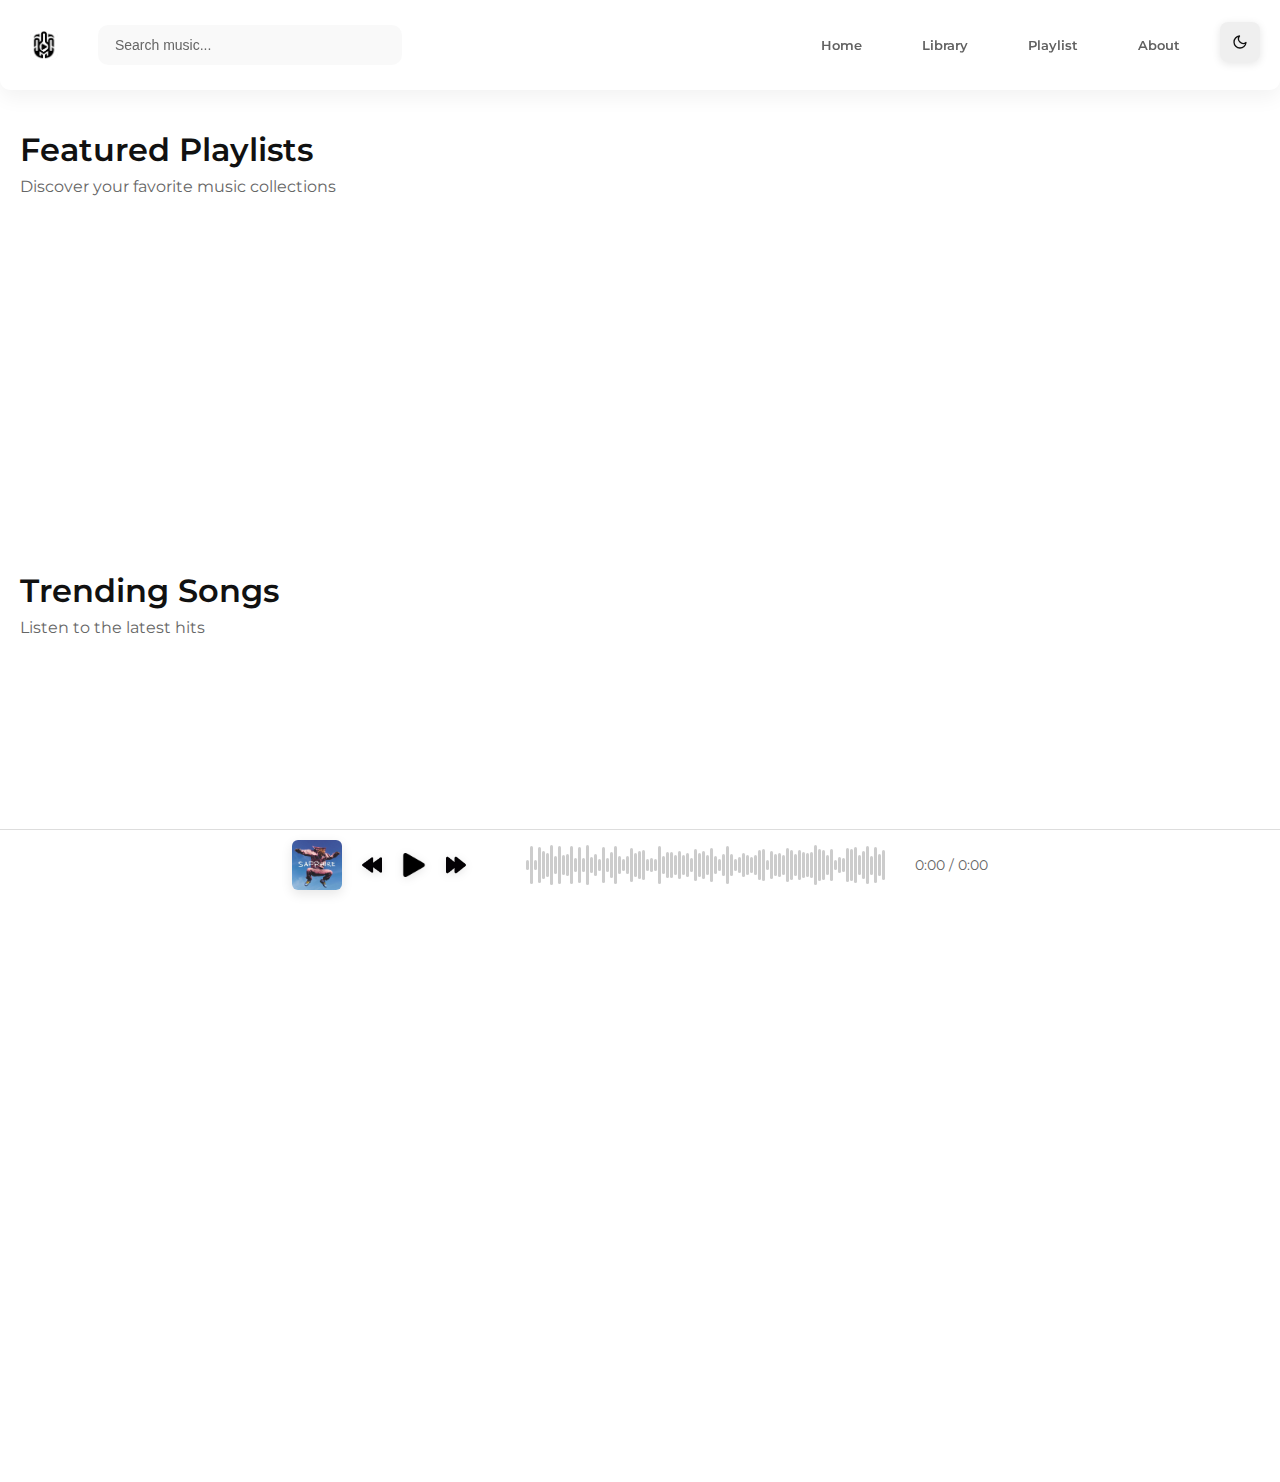
<file: index.html>
<!DOCTYPE html>
<html lang="en">

<head>
    <meta charset="UTF-8" />
    <meta name="viewport" content="width=device-width, initial-scale=1.0">

    <title>Music Library</title>
    <link href="https://fonts.googleapis.com/css2?family=Montserrat:wght@400;500;600;700&display=swap" rel="stylesheet">
    <link rel="stylesheet" href="styles.css">

</head>

<body>



    <nav>
        <div class="left-group">
            <div class="menu-toggle" id="menuToggle">&#9776;</div>

            <div class="logo">
                <img src="logo.png" alt="Logo" class="logo_image" id="logoImage" />
            </div>

            <div class="search-wrapper">
                <input type="text" id="searchInput" class="search-field" placeholder="Search music..." />
            </div>

            
        </div>

        <div class="nav-links" id="navLinks">
            <a href="home.html">Home</a>
            <a href="library.html">Library</a>
            <a href="playlist.html">Playlist</a>
            <a href="about.html">About</a>
        </div>
    </nav>

    <!-- Hero Section for Playlists -->
    <section class="hero-section">
        <div class="hero-content">
            <h2 class="hero-title">Featured Playlists</h2>
            <p class="hero-subtitle">Discover your favorite music collections</p>
            <div class="playlists-container">
                <button class="scroll-btn scroll-btn-left" id="scrollLeftBtn" aria-label="Scroll left">
                    <svg width="24" height="24" viewBox="0 0 24 24" fill="none" stroke="currentColor" stroke-width="2">
                        <path d="M15 18l-6-6 6-6" />
                    </svg>
                </button>
                <div class="playlists-scroll" id="playlistsScroll">
                    <div class="playlists-grid">
                        <div class="playlist-card" data-playlist="chill">
                            <div class="playlist-image">
                                <img src="chill.jpg" alt="Chill Vibes" />
                                <div class="playlist-overlay">
                                    <span class="play-icon">▶</span>
                                </div>
                            </div>
                            <div class="playlist-info">
                                <h3>Chill Vibes</h3>
                                <p>Relax and unwind</p>
                            </div>
                        </div>

                        <div class="playlist-card" data-playlist="pop">
                            <div class="playlist-image">
                                <img src="BlindingLights.jpg" alt="Pop Hits" />
                                <div class="playlist-overlay">
                                    <span class="play-icon">▶</span>
                                </div>
                            </div>
                            <div class="playlist-info">
                                <h3>Pop Hits</h3>
                                <p>Top charting songs</p>
                            </div>
                        </div>

                        <div class="playlist-card" data-playlist="indie">
                            <div class="playlist-image">
                                <img src="TwoFeet.jpg" alt="Indie Mix" />
                                <div class="playlist-overlay">
                                    <span class="play-icon">▶</span>
                                </div>
                            </div>
                            <div class="playlist-info">
                                <h3>Indie Mix</h3>
                                <p>Alternative sounds</p>
                            </div>
                        </div>

                        <div class="playlist-card" data-playlist="acoustic">
                            <div class="playlist-image">
                                <img src="EdSheeran.jpg" alt="Acoustic Sessions" />
                                <div class="playlist-overlay">
                                    <span class="play-icon">▶</span>
                                </div>
                            </div>
                            <div class="playlist-info">
                                <h3>Acoustic Sessions</h3>
                                <p>Stripped down melodies</p>
                            </div>
                        </div>

                        <div class="playlist-card" data-playlist="rnb">
                            <div class="playlist-image">
                                <img src="Stay.jpg" alt="R&B Classics" />
                                <div class="playlist-overlay">
                                    <span class="play-icon">▶</span>
                                </div>
                            </div>
                            <div class="playlist-info">
                                <h3>R&B Classics</h3>
                                <p>Smooth and soulful</p>
                            </div>
                        </div>

                        <div class="playlist-card" data-playlist="electronic">
                            <div class="playlist-image">
                                <img src="Charlieputt.jpg" alt="Electronic Beats" />
                                <div class="playlist-overlay">
                                    <span class="play-icon">▶</span>
                                </div>
                            </div>
                            <div class="playlist-info">
                                <h3>Electronic Beats</h3>
                                <p>Energetic vibes</p>
                            </div>
                        </div>
                    </div>
                </div>
    </section>


    <div class="hero-content" style="padding: 0 20px;">
        <h2 class="hero-title">Trending Songs</h2>
        <p class="hero-subtitle">Listen to the latest hits</p>
    </div>

    <div class="music-list" id="musicList">
        <!-- Sample Songs -->
        <div class="song" data-src="song1.mp3" data-title="Sapphire" data-artist="Ed Sheeran" data-img="cover1.jpg">
            <div class="song-details">
                <span class="song-number">1</span>
                <img src="cover1.jpg" class="album-thumb" />
                <div class="info">
                    <div class="title">Sapphire</div>
                    <div class="artist">Ed Sheeran</div>
                </div>
            </div>
            <div class="song-meta">0.00</div>
        </div>

        <div class="song" data-src="song2.mp3" data-title="I Feel It Coming" data-artist="The Weeknd"
            data-img="cover2.jpg">
            <div class="song-details">
                <span class="song-number">2</span>
                <img src="cover2.jpg" class="album-thumb" />
                <div class="info">
                    <div class="title">I Feel It Coming</div>
                    <div class="artist">The Weeknd</div>
                </div>
            </div>
            <div class="song-meta">0.00</div>
        </div>

        <div class="song" data-src="song3.mp3" data-title="Closer" data-artist="Chainsmokers" data-img="cover3.jpeg">
            <div class="song-details">
                <span class="song-number">3</span>
                <img src="cover3.jpeg" class="album-thumb" />
                <div class="info">
                    <div class="title">Closer</div>
                    <div class="artist">Chainsmokers</div>
                </div>
            </div>
            <div class="song-meta">0.00</div>
        </div>

        <div class="song" data-src="song4.mp3" data-title="Despacito" data-artist="Luis Fonsi" data-img="cover4.jpg">
            <div class="song-details">
                <span class="song-number">4</span>
                <img src="cover4.jpg" class="album-thumb" />
                <div class="info">
                    <div class="title">Despacito</div>
                    <div class="artist">Luis Fonsi</div>
                </div>
            </div>
            <div class="song-meta">0.00</div>
        </div>

        <div class="song" data-src="song5.mp3" data-title="Blue" data-artist="Yung Kai" data-img="cover5.jpeg">
            <div class="song-details">
                <span class="song-number">5</span>
                <img src="cover5.jpeg" class="album-thumb" />
                <div class="info">
                    <div class="title">Blue</div>
                    <div class="artist">Yung Kai</div>
                </div>
            </div>
            <div class="song-meta">0.00</div>
        </div>

        <div class="song" data-src="song6.mp3" data-title="One love" data-artist="Blue" data-img="cover6.jpeg">
            <div class="song-details">
                <span class="song-number">6</span>
                <img src="cover6.jpeg" class="album-thumb" />
                <div class="info">
                    <div class="title">One love</div>
                    <div class="artist">Blue</div>
                </div>
            </div>
            <div class="song-meta">0.00</div>
        </div>

        <div class="song" data-src="song7.mp3" data-title="Calm down" data-artist="Selena Gomez & Rema"
            data-img="cover7.jpeg">
            <div class="song-details">
                <span class="song-number">7</span>
                <img src="cover7.jpeg" class="album-thumb" />
                <div class="info">
                    <div class="title">Calm down</div>
                    <div class="artist">Selena Gomez & Rema</div>
                </div>
            </div>
            <div class="song-meta">0.00</div>
        </div>

        <div class="song" data-src="song8.mp3" data-title="Way down we go" data-artist="Kaleo" data-img="cover8.jpg">
            <div class="song-details">
                <span class="song-number">8</span>
                <img src="cover8.jpg" class="album-thumb" />
                <div class="info">
                    <div class="title">Way down we go</div>
                    <div class="artist">Kaleo</div>
                </div>
            </div>
            <div class="song-meta">0.00</div>
        </div>

        <div class="song" data-src="song9.mp3" data-title="As it was" data-artist="Harry Styles" data-img="cover9.jpeg">
            <div class="song-details">
                <span class="song-number">9</span>
                <img src="cover9.jpeg" class="album-thumb" />
                <div class="info">
                    <div class="title">As it was</div>
                    <div class="artist">Harry Styles</div>
                </div>
            </div>
            <div class="song-meta">0.00</div>
        </div>

    </div>







    <!-- Fixed Bottom Player -->
    <section class="music-player">
        <img src="cover1.jpg" width="50" height="50" id="player-thumb" style="border-radius: 6px;" />
        <audio id="audio-player" src="song1.mp3"></audio>

        <div class="player-controls">
            <img src="rewind-button.png" id="prevBtn" />
            <img src="play-button-arrowhead.png" id="playPauseBtn" />
            <img src="forward-button.png" id="nextBtn" />
        </div>

        <div class="song-info" id="currentSongInfo">
            <div id="player-song-title" class="song-title"></div>
            <div id="player-artist" class="song-artist"></div>
        </div>


        <div class="lyrics-container" style="display: none;">
            <div class="lyrics" id="lyricsText">Select a song to see lyrics...</div>
        </div>


        <div id="lyricsLines" class="lyrics-lines" style="display: none;"></div>

        <div class="bottom-waveform" id="bottomWaveform"></div>
        <div class="track-time" id="timeDisplay">0:00 / 0:00</div>
    </section>







    <script src="lyricsData.js"></script>
    <script src="script.js"></script>

</body>

</html>
</file>
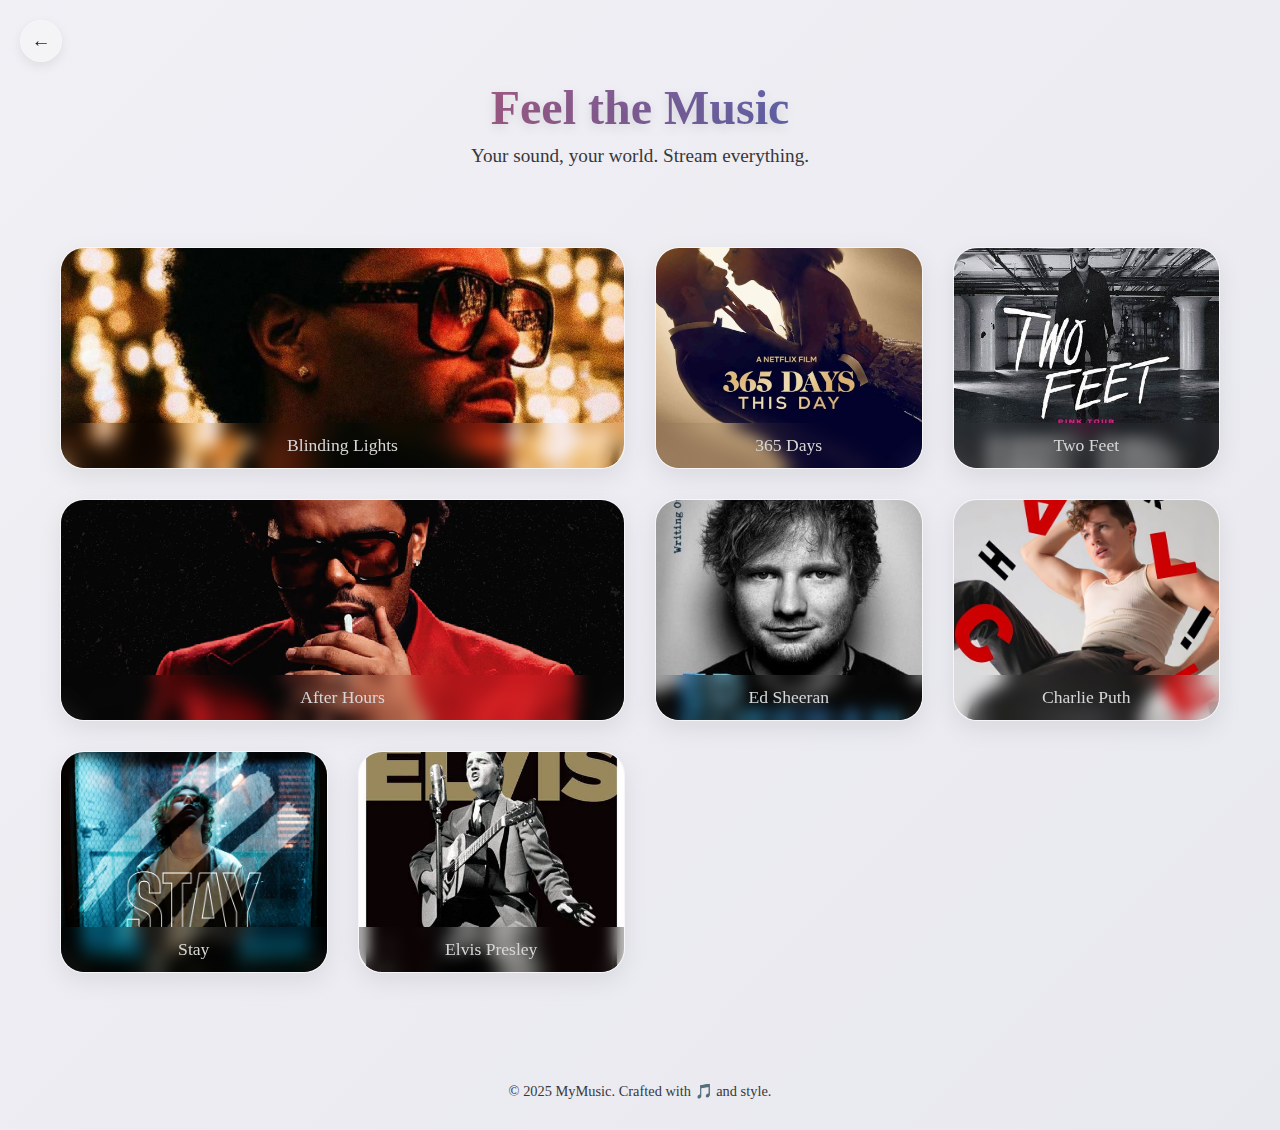
<file: home.html>
<!DOCTYPE html>
<html lang="en">

<head>
    <meta charset="UTF-8" />
    <meta name="viewport" content="width=device-width, initial-scale=1.0" />
    <title>Music Player - Home</title>
    <style>
        :root {
            --bg: #f5f5f7;
            --text: #1d1d1f;
            --gray: #383839;
            --accent: #0071e3;
            --glass: rgba(255, 255, 255, 0.332);
        }

        * {
            margin: 0;
            padding: 0;
            box-sizing: border-box;
        }

        body {
            font-family: quicksand;
            background: linear-gradient(135deg, #f0f0f5, #e8e8ef);
            color: var(--text);
            overflow-x: hidden;
        }

        .back-button {
            position: fixed;
            top: 20px;
            left: 20px;
            z-index: 1000;
            font-size: 1.2rem;
            font-weight: 600;
            color: var(--text);
            background: rgba(255, 255, 255, 0.25);
            backdrop-filter: blur(8px);
            -webkit-backdrop-filter: blur(8px);
            border-radius: 50%;
            width: 42px;
            height: 42px;
            display: flex;
            align-items: center;
            justify-content: center;
            border: 1px solid rgba(255, 255, 255, 0.3);
            box-shadow: 0 4px 12px rgba(0, 0, 0, 0.08);
            cursor: pointer;
            transition: background 0.3s ease, transform 0.3s ease;
        }

        .back-button:hover {
            background: rgba(255, 255, 255, 0.4);
            transform: translateY(-2px);
        }





        .hero {
            padding: 80px 20px 40px;
            text-align: center;
            animation: fadeIn 1s ease-in;
        }

        .hero h1 {
            font-size: 3rem;
            font-weight: 600;
            margin-bottom: 10px;
            transition: transform 0.6s ease, opacity 0.6s ease;
            background: linear-gradient(90deg, #ff4d4d, #0071e3, #ff4d4d);
            background-size: 200% auto;
            color: transparent;
            background-clip: text;
            -webkit-background-clip: text;
            animation: gradientShift 5s linear infinite;
            text-shadow: 0 4px 12px rgba(0, 0, 0, 0.1);
        }

        @keyframes gradientShift {
            0% {
                background-position: 0% center;
            }

            100% {
                background-position: 200% center;
            }
        }

        .fade-text {
            opacity: 0;
            transform: translateY(10px);
            transition: all 0.4s ease;
        }

        .fade-text.visible {
            opacity: 1;
            transform: translateY(0);
        }



        .hero p {
            font-size: 1.2rem;
            color: var(--gray);
        }

        .music-preview {
            display: grid;
            grid-template-columns: repeat(auto-fit, minmax(250px, 1fr));
            gap: 30px;
            padding: 40px 20px 80px;
            max-width: 1200px;
            margin: 0 auto;
        }

        .song-card {
            background: var(--glass);
            backdrop-filter: blur(12px);
            -webkit-backdrop-filter: blur(12px);
            border-radius: 24px;
            overflow: hidden;
            text-align: center;
            box-shadow: 0 8px 24px rgba(0, 0, 0, 0.08);
            border: 1px solid rgba(255, 255, 255, 0.3);
            transition: transform 0.3s ease, box-shadow 0.3s ease;
            animation: fadeUp 0.8s ease both;
            position: relative;
        }

        .song-card.large {
            grid-column: span 2;
        }

        .song-card:hover {
            transform: translateY(-8px) scale(1.01);
            box-shadow: 0 12px 32px rgba(0, 0, 0, 0.12);
        }

        .song-card img {
            width: 100%;
            border-radius: 16px;
            object-fit: cover;
            height: 220px;
            transition: transform 0.3s ease;
            display: block;
        }

        .song-card:hover img {
            transform: scale(1.025);
        }

        .album-title-overlay {
            position: absolute;
            bottom: 0;
            width: 100%;
            padding: 12px;
            background: rgba(255, 255, 255, 0);
            backdrop-filter: blur(8px);
            -webkit-backdrop-filter: blur(8px);
            font-size: 1.1rem;
            font-weight: 500;
            color: #d6d6d6;
            text-align: center;
            border-bottom-left-radius: 24px;
            border-bottom-right-radius: 24px;
        }

        .footer {
            text-align: center;
            padding: 30px 20px;
            font-size: 0.9rem;
            color: var(--gray);
            background-color: transparent;
        }

        @keyframes fadeIn {
            from {
                opacity: 0;
                transform: translateY(-20px);
            }

            to {
                opacity: 1;
                transform: translateY(0);
            }
        }

        @keyframes fadeUp {
            0% {
                opacity: 0;
                transform: translateY(20px);
            }

            100% {
                opacity: 1;
                transform: translateY(0);
            }
        }

        @media (max-width: 768px) {
            .song-card.large {
                grid-column: span 1;
            }

            .song-card img {
                height: auto;
            }
        }
    </style>
</head>

<body>

    <div class="back-button" onclick="history.back()" title="Go Back">
        &#8592;
    </div>



    <section class="hero">
        <h1>Feel the Music</h1>
        <p>Your sound, your world. Stream everything.</p>
    </section>


    <section class="music-preview">
        <div class="song-card large">
            <img src="BlindingLights.jpg" />
            <div class="album-title-overlay">Blinding Lights</div>
        </div>
        <div class="song-card">
            <img src="365Days.jpg" />
            <div class="album-title-overlay">365 Days</div>
        </div>
        <div class="song-card">
            <img src="TwoFeet.jpg" />
            <div class="album-title-overlay">Two Feet</div>
        </div>
        <div class="song-card large">
            <img src="AfterHours.jpg" />
            <div class="album-title-overlay">After Hours</div>
        </div>
        <div class="song-card">
            <img src="EdSheeran.jpg" />
            <div class="album-title-overlay">Ed Sheeran</div>
        </div>
        <div class="song-card">
            <img src="Charlieputt.jpg" />
            <div class="album-title-overlay">Charlie Puth</div>
        </div>
        <div class="song-card">
            <img src="Stay.jpg" />
            <div class="album-title-overlay">Stay</div>
        </div>
        <div class="song-card">
            <img src="Elvis.jpg" />
            <div class="album-title-overlay">Elvis Presley</div>
        </div>
    </section>

    <footer class="footer">
        &copy; 2025 MyMusic. Crafted with 🎵 and style.
    </footer>

</body>

<script>
    const heroTitle = document.querySelector(".hero h1");
    const heroSubtitle = document.querySelector(".hero p");

    const textPairs = [
        ["Feel the Music", "Your sound, your world. Stream everything."],
        ["Stream Your Vibe", "Vibe with tracks that match your mood."],
        ["Unlock Every Beat", "Discover trending and timeless tunes."],
        ["Music for Every Mood", "Create playlists for every emotion."],
        ["Your Sound, Your World", "Personalize your listening experience."]
    ];

    let index = 0;

    // Setup initial classes
    heroTitle.classList.add("fade-text", "visible");
    heroSubtitle.classList.add("fade-text", "visible");

    function changeText() {
        // Fade out both
        heroTitle.classList.remove("visible");
        heroSubtitle.classList.remove("visible");

        // After fade-out, update and fade back in
        setTimeout(() => {
            index = (index + 1) % textPairs.length;
            heroTitle.textContent = textPairs[index][0];
            heroSubtitle.textContent = textPairs[index][1];

            heroTitle.classList.add("visible");
            heroSubtitle.classList.add("visible");
        }, 400); // should match your fade-out duration
    }

    // Run every 3 seconds
    setInterval(changeText, 3000);
</script>




</html>
</file>
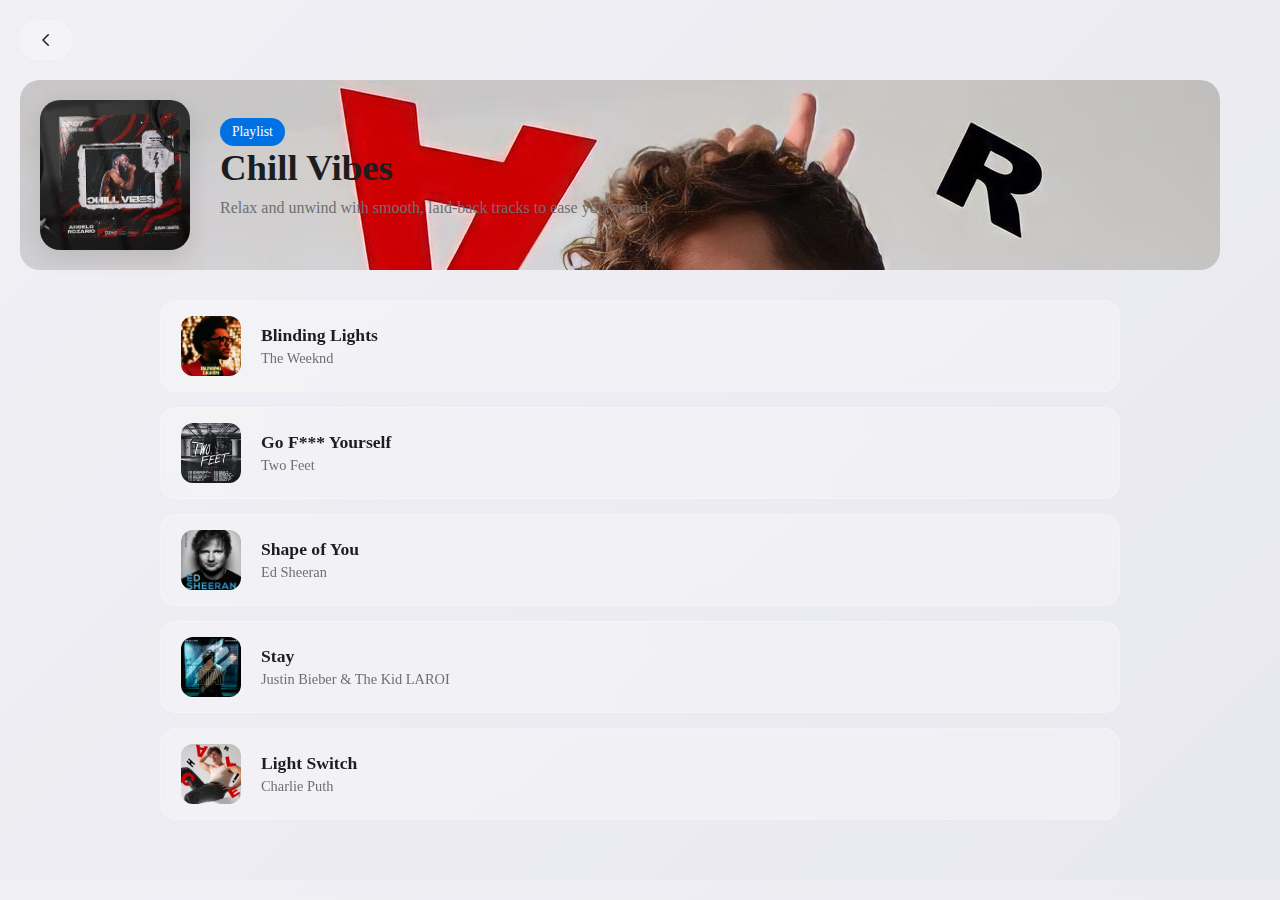
<file: playlist.html>
<!DOCTYPE html>
<html lang="en">
<head>
  <meta charset="UTF-8" />
  <meta name="viewport" content="width=device-width, initial-scale=1.0"/>
  <title>Playlist - Music Player</title>
  <style>
    :root {
      --bg: #f5f5f7;
      --text: #1d1d1f;
      --gray: #6e6e73;
      --glass: rgba(255, 255, 255, 0.3);
      --accent: #0071e3;
    }

    * {
      margin: 0;
      padding: 0;
      box-sizing: border-box;
    }

    body {
      font-family: quicksand;
      font-weight: 400;
      background: linear-gradient(135deg, #f0f0f5, #e8e8ef);
      color: var(--text);
      overflow-x: hidden;
    }

    .back-button {
      margin: 20px;
      display: inline-block;
      background: var(--glass);
      backdrop-filter: blur(10px);
      -webkit-backdrop-filter: blur(10px);
      border: 1px solid rgba(255, 255, 255, 0.25);
      padding: 10px 16px;
      border-radius: 50px;
      text-decoration: none;
      color: var(--text);
      font-size: 1rem;
      display: flex;
      align-items: center;
      gap: 8px;
      width: fit-content;
      transition: background 0.2s ease;
    }

    .back-button:hover {
      background: rgba(255, 255, 255, 0.5);
    }

    .back-button svg {
      width: 18px;
      height: 18px;
    }

    .playlist-hero {
      display: flex;
      align-items: center;
      padding: 20px;
      gap: 30px;
      flex-wrap: wrap;
      max-width: 1200px;
      margin: auto;
      margin: 20px;
      border-radius: 20px;
      background-image: url('Charlieputt.jpg');
    }

    .playlist-hero img {
      width: 150px;
      height: 150px;
      border-radius: 20px;
      object-fit: cover;
      box-shadow: 0 8px 24px rgba(0, 0, 0, 0.1);
    }

    .playlist-info {
      flex: 1;
      min-width: 250px;
    }

    .playlist-info h1 {
      font-size: 2.3rem;
      font-weight: 600;
      margin-bottom: 10px;
    }

    .playlist-info p {
      font-size: 1rem;
      color: var(--gray);
      margin-bottom: 15px;
    }

    .playlist-info .badge {
      display: inline-block;
      background: var(--accent);
      color: #fff;
      padding: 6px 12px;
      font-size: 0.85rem;
      border-radius: 20px;
    }

    .songs-section {
      max-width: 1000px;
      margin: 30px auto 60px;
      padding: 0 20px;
    }

    .song-item {
      background: var(--glass);
      backdrop-filter: blur(10px);
      -webkit-backdrop-filter: blur(10px);
      border: 1px solid rgba(255, 255, 255, 0.25);
      display: flex;
      align-items: center;
      padding: 15px 20px;
      margin-bottom: 15px;
      border-radius: 16px;
      transition: transform 0.2s ease, box-shadow 0.2s ease;
    }

    .song-item:hover {
      transform: translateY(-2px) scale(1.01);
      box-shadow: 0 10px 20px rgba(0, 0, 0, 0.08);
    }

    .song-item img {
      width: 60px;
      height: 60px;
      border-radius: 12px;
      object-fit: cover;
      margin-right: 20px;
    }

    .song-info {
      flex: 1;
    }

    .song-info h3 {
      font-size: 1.1rem;
      margin-bottom: 4px;
    }

    .song-info p {
      font-size: 0.9rem;
      color: var(--gray);
    }

    .footer {
      text-align: center;
      padding: 30px 20px;
      font-size: 0.9rem;
      color: var(--gray);
    }

    @media (max-width: 768px) {
      .playlist-hero {
        flex-direction: column;
        align-items: flex-start;
        padding: 20px;
      }

      .playlist-hero img {
        width: 100%;
        height: auto;
      }

      .song-item {
        flex-direction: column;
        align-items: flex-start;
        gap: 10px;
      }

      .song-item img {
        width: 100%;
        height: auto;
      }

      .back-button {
        margin: 20px 20px 0;
      }
    }
  </style>
</head>
<body>

  <a href="main.html" class="back-button">
    <svg fill="none" stroke="currentColor" stroke-width="2" viewBox="0 0 24 24">
      <path stroke-linecap="round" stroke-linejoin="round" d="M15 19l-7-7 7-7" />
    </svg>
  </a>

  <section class="playlist-hero">
    <img src="chill.jpg" alt="Playlist Cover">
    <div class="playlist-info">
      <span class="badge">Playlist</span>
      <h1>Chill Vibes</h1>
      <p>Relax and unwind with smooth, laid-back tracks to ease your mind.</p>
    </div>
  </section>



  <section class="songs-section">
    <div class="song-item">
      <img src="BlindingLights.jpg" />
      <div class="song-info">
        <h3>Blinding Lights</h3>
        <p>The Weeknd</p>
      </div>
    </div>

    <div class="song-item">
      <img src="TwoFeet.jpg" />
      <div class="song-info">
        <h3>Go F*** Yourself</h3>
        <p>Two Feet</p>
      </div>
    </div>

    <div class="song-item">
      <img src="EdSheeran.jpg" />
      <div class="song-info">
        <h3>Shape of You</h3>
        <p>Ed Sheeran</p>
      </div>
    </div>

    <div class="song-item">
      <img src="Stay.jpg" />
      <div class="song-info">
        <h3>Stay</h3>
        <p>Justin Bieber & The Kid LAROI</p>
      </div>
    </div>

    <div class="song-item">
      <img src="Charlieputt.jpg" />
      <div class="song-info">
        <h3>Light Switch</h3>
        <p>Charlie Puth</p>
      </div>
    </div>
  </section>


</body>
</html>
</file>
<file: styles.css>
* {
    margin: 0;
    padding: 0;
    box-sizing: border-box;
}

:root {
    --bg-primary: #ffffff;
    --bg-secondary: #f9f9f9;
    --text-primary: #111111;
    --text-secondary: #666666;
    --border-color: #eeeeee;
    --nav-bg: rgba(255, 255, 255, 0);
    --player-bg: #ffffff;
    --player-border: #dddddd;
    --bottom-bar-bg: #cccccc;
    --bottom-bar-active: #000000;
    --search-bg: #f1f1f171;
    --glass-bg: rgba(255, 255, 255, 0.4);
    --logo-bg: #efefef;
}

body.dark-mode {
    --bg-primary: #1a1a1a;
    --bg-secondary: #2a2a2a;
    --text-primary: #f5f5f5;
    --text-secondary: #b0b0b0;
    --border-color: #333333;
    --nav-bg: rgba(26, 26, 26, 0);
    --player-bg: #222222;
    --player-border: #333333;
    --bottom-bar-bg: #555555;
    --bottom-bar-active: #ffffff;
    --search-bg: #333333;
    --glass-bg: rgba(30, 30, 30, 0.4);
    --logo-bg: #3a3a3a;
}

body {
    margin: 0;
    font-family: 'Montserrat', sans-serif;
    background: var(--bg-primary);
    padding-bottom: 100px;
    color: var(--text-primary);
    transition: background 0.4s cubic-bezier(0.4, 0, 0.2, 1), color 0.4s cubic-bezier(0.4, 0, 0.2, 1);
    animation: fadeIn 0.6s ease-out;
}

@keyframes fadeIn {
    from {
        opacity: 0;
    }
    to {
        opacity: 1;
    }
}

/* THEME TOGGLE BUTTON */
.theme-toggle {
    position: fixed;
    top: 22px;
    right: 20px;
    z-index: 1500;
    background: var(--logo-bg);
    border: none;
    border-radius: 8px;
    padding: 8px 12px;
    cursor: pointer;
    font-size: 18px;
    transition: all 0.3s cubic-bezier(0.34, 1.56, 0.64, 1);
    display: flex;
    align-items: center;
    justify-content: center;
    width: 40px;
    height: 40px;
    box-shadow: 0 2px 8px rgba(0, 0, 0, 0.1);
    animation: slideInRight 0.5s ease-out 0.2s both;
    color: var(--text-primary);
}

@keyframes slideInRight {
    from {
        opacity: 0;
        transform: translateX(20px);
    }
    to {
        opacity: 1;
        transform: translateX(0);
    }
}

.theme-toggle:hover {
    transform: scale(1.15) rotate(15deg);
    box-shadow: 0 6px 16px rgba(0, 0, 0, 0.25);
    background: var(--bg-secondary);
}

.theme-toggle:active {
    transform: scale(0.9) rotate(0deg);
    transition: all 0.15s cubic-bezier(0.34, 1.56, 0.64, 1);
}

/* Hero Section Styles */
.hero-section {
    padding: 40px 20px;
    background: var(--bg-primary);
    margin-bottom: 20px;
}

.hero-content {
    max-width: 1400px;
    margin: 0 auto;
}

.hero-title {
    font-size: 2rem;
    font-weight: 600;
    color: var(--text-primary);
    margin-bottom: 8px;
    animation: fadeInDown 0.6s ease-out 0.2s both;
}

@keyframes fadeInDown {
    from {
        opacity: 0;
        transform: translateY(-20px);
    }
    to {
        opacity: 1;
        transform: translateY(0);
    }
}

.hero-subtitle {
    font-size: 1rem;
    color: var(--text-secondary);
    margin-bottom: 30px;
    animation: fadeInDown 0.6s ease-out 0.3s both;
}

.playlists-container {
    position: relative;
    margin-top: 20px;
}

.playlists-scroll {
    overflow-x: auto;
    overflow-y: hidden;
    scroll-behavior: smooth;
    scrollbar-width: none; /* Firefox */
    -ms-overflow-style: none; /* IE and Edge */
    padding: 10px 0;
    margin: 0 50px;
}

.playlists-scroll::-webkit-scrollbar {
    display: none; /* Chrome, Safari, Opera */
}

.playlists-grid {
    display: flex;
    gap: 20px;
    width: max-content;
}

.scroll-btn {
    position: absolute;
    top: 50%;
    transform: translateY(-50%);
    background: var(--bg-secondary);
    border: 1px solid var(--border-color);
    border-radius: 50%;
    width: 40px;
    height: 40px;
    display: flex;
    align-items: center;
    justify-content: center;
    cursor: pointer;
    z-index: 10;
    transition: all 0.35s cubic-bezier(0.34, 1.56, 0.64, 1);
    color: var(--text-primary);
    box-shadow: 0 2px 8px rgba(0, 0, 0, 0.1);
    opacity: 0;
    animation: fadeInScale 0.5s ease-out 0.4s both;
}

@keyframes fadeInScale {
    from {
        opacity: 0;
        transform: translateY(-50%) scale(0.8);
    }
    to {
        opacity: 1;
        transform: translateY(-50%) scale(1);
    }
}

.scroll-btn:hover {
    background: var(--bg-primary);
    transform: translateY(-50%) scale(1.2);
    box-shadow: 0 6px 20px rgba(0, 0, 0, 0.2);
    border-color: var(--text-primary);
}

.scroll-btn:active {
    transform: translateY(-50%) scale(0.9);
    transition: all 0.15s cubic-bezier(0.34, 1.56, 0.64, 1);
}

.scroll-btn svg {
    transition: transform 0.3s cubic-bezier(0.34, 1.56, 0.64, 1);
}

.scroll-btn-left:hover svg {
    transform: translateX(-2px);
}

.scroll-btn-right:hover svg {
    transform: translateX(2px);
}

.scroll-btn-left {
    left: 0;
}

.scroll-btn-right {
    right: 0;
}

.scroll-btn svg {
    width: 20px;
    height: 20px;
}

.scroll-btn:disabled,
.scroll-btn[style*="pointer-events: none"] {
    opacity: 0.5;
    cursor: not-allowed;
}

.playlist-card {
    background: var(--bg-secondary);
    border-radius: 12px;
    overflow: hidden;
    cursor: pointer;
    transition: all 0.4s cubic-bezier(0.34, 1.56, 0.64, 1);
    border: 1px solid var(--border-color);
    flex-shrink: 0;
    width: 180px;
    opacity: 0;
    animation: slideUpFade 0.6s ease-out both;
}

@keyframes slideUpFade {
    from {
        opacity: 0;
        transform: translateY(30px);
    }
    to {
        opacity: 1;
        transform: translateY(0);
    }
}

.playlist-card:nth-child(1) { animation-delay: 0.1s; }
.playlist-card:nth-child(2) { animation-delay: 0.15s; }
.playlist-card:nth-child(3) { animation-delay: 0.2s; }
.playlist-card:nth-child(4) { animation-delay: 0.25s; }
.playlist-card:nth-child(5) { animation-delay: 0.3s; }
.playlist-card:nth-child(6) { animation-delay: 0.35s; }

.playlist-card:hover {
    transform: translateY(-8px) scale(1.03);
    box-shadow: 0 12px 32px rgba(0, 0, 0, 0.2);
    border-color: var(--text-primary);
}

.playlist-image {
    position: relative;
    width: 100%;
    padding-top: 100%;
    overflow: hidden;
    background: var(--bg-secondary);
}

.playlist-image img {
    position: absolute;
    top: 0;
    left: 0;
    width: 100%;
    height: 100%;
    object-fit: cover;
    transition: transform 0.5s cubic-bezier(0.34, 1.56, 0.64, 1);
}

.playlist-card:hover .playlist-image img {
    transform: scale(1.15);
}

.playlist-overlay {
    position: absolute;
    top: 0;
    left: 0;
    width: 100%;
    height: 100%;
    background: rgba(0, 0, 0, 0.4);
    display: flex;
    align-items: center;
    justify-content: center;
    opacity: 0;
    transition: opacity 0.3s ease;
}

.playlist-card:hover .playlist-overlay {
    opacity: 1;
}

.play-icon {
    font-size: 3rem;
    color: white;
    background: rgba(255, 255, 255, 0.2);
    width: 60px;
    height: 60px;
    border-radius: 50%;
    display: flex;
    align-items: center;
    justify-content: center;
    backdrop-filter: blur(10px);
    transform: scale(0.7) rotate(-90deg);
    transition: all 0.4s cubic-bezier(0.34, 1.56, 0.64, 1);
    opacity: 0;
}

.playlist-card:hover .play-icon {
    transform: scale(1.1) rotate(0deg);
    opacity: 1;
    background: rgba(255, 255, 255, 0.3);
}

.playlist-info {
    padding: 15px;
}

.playlist-info h3 {
    font-size: 1rem;
    font-weight: 600;
    color: var(--text-primary);
    margin-bottom: 4px;
}

.playlist-info p {
    font-size: 0.85rem;
    color: var(--text-secondary);
    margin: 0;
}

.music-list {
    padding: 20px;
}

.song {
    display: flex;
    align-items: center;
    justify-content: space-between;
    padding: 12px 20px;
    border-bottom: 1px solid var(--border-color);
    cursor: pointer;
    transition: all 0.3s cubic-bezier(0.4, 0, 0.2, 1);
    opacity: 0;
    animation: slideInLeft 0.5s ease-out both;
    position: relative;
    overflow: hidden;
}

@keyframes slideInLeft {
    from {
        opacity: 0;
        transform: translateX(-20px);
    }
    to {
        opacity: 1;
        transform: translateX(0);
    }
}

.song:nth-child(1) { animation-delay: 0.1s; }
.song:nth-child(2) { animation-delay: 0.15s; }
.song:nth-child(3) { animation-delay: 0.2s; }
.song:nth-child(4) { animation-delay: 0.25s; }
.song:nth-child(5) { animation-delay: 0.3s; }
.song:nth-child(6) { animation-delay: 0.35s; }
.song:nth-child(7) { animation-delay: 0.4s; }
.song:nth-child(8) { animation-delay: 0.45s; }
.song:nth-child(9) { animation-delay: 0.5s; }

.song::before {
    content: '';
    position: absolute;
    left: 0;
    top: 0;
    height: 100%;
    width: 3px;
    background: var(--text-primary);
    transform: scaleY(0);
    transition: transform 0.3s cubic-bezier(0.4, 0, 0.2, 1);
    transform-origin: bottom;
}

.song:hover {
    background: var(--bg-secondary);
    transform: translateX(5px);
    padding-left: 25px;
}

.song:hover::before {
    
    transform-origin: top;
}

.song-details {
    display: flex;
    align-items: center;
    gap: 15px;
    flex: 2;
}

.album-thumb {
    width: 50px;
    height: 50px;
    border-radius: 6px;
    object-fit: cover;
    transition: all 0.4s cubic-bezier(0.34, 1.56, 0.64, 1);
}

.song:hover .album-thumb {
    transform: scale(1.1) rotate(2deg);
    box-shadow: 0 4px 12px rgba(0, 0, 0, 0.15);
}

.info {
    display: flex;
    flex-direction: column;
}

.info .title {
    font-weight: bold;
    font-size: 14px;
    font-weight: 500;
    color: var(--text-primary);
}

.info .artist {
    font-size: 14px;
    color: var(--text-secondary);
}

.waveform-preview {
    flex: 2;
    height: 40px;
    display: flex;
    align-items: center;
    gap: 1px;
}

.mini-bar {
    width: 2px;
    height: 100%;
    background: #ccc;
    border-radius: 2px;
}

.song-meta {
    flex: 1;
    display: flex;
    justify-content: flex-end;
    align-items: center;
    font-size: 14px;
    color: var(--text-secondary);
    gap: 20px;
}

.music-player {
    position: fixed;
    bottom: 0;
    width: 100%;
    background: var(--player-bg);
    border-top: 1px solid var(--player-border);
    padding: 10px 20px;
    display: flex;
    align-items: center;
    gap: 30px;
    z-index: 1000;
    transition: all 0.3s;
}

#playPauseBtn {
    margin-left: 10px;
    margin-right: 10px;
}

.player-controls img {
    width: 20px;
    height: 20px;
    cursor: pointer;
    transition: all 0.3s cubic-bezier(0.34, 1.56, 0.64, 1);
    filter: drop-shadow(0 2px 4px rgba(0, 0, 0, 0.1));
}

.left-group {
    display: flex;
    align-items: center;
}

.player-controls img:hover {
    transform: scale(1.3) rotate(5deg);
    filter: drop-shadow(0 4px 8px rgba(0, 0, 0, 0.2));
}

.player-controls img:active {
    transform: scale(1.1) rotate(0deg);
    transition: all 0.15s cubic-bezier(0.34, 1.56, 0.64, 1);
}

#playPauseBtn {
    width: 24px;
    height: 24px;
}

#playPauseBtn:hover {
    transform: scale(1.4) rotate(0deg);
}

@keyframes popIn {
    0% {
        opacity: 0;
        transform: scale(0.9);
    }
    100% {
        opacity: 1;
        transform: scale(1);
    }
}

.music-player.expanded .player-controls img {
    animation: popIn 0.5s ease forwards, slowPulse 4s ease-in-out infinite;
}

@keyframes slowPulse {
    0%, 100% {
        transform: scale(1);
    }
    50% {
        transform: scale(1.05);
    }
}

@keyframes pulse {
    0%, 100% {
        transform: scale(1);
    }
    50% {
        transform: scale(1.15);
    }
}

.bottom-waveform {
    display: flex;
    justify-content: space-between;
    align-items: center;
    height: 40px;
    padding: 0 10px;
    width: fit-content;
    cursor: pointer;
    gap: 1px;
}

.bottom-bar {
    width: 3px;
    height: 100%;
    background: var(--bottom-bar-bg);
    border-radius: 2px;
    transition: all 0.3s cubic-bezier(0.34, 1.56, 0.64, 1);
    transform-origin: bottom;
}

.bottom-bar.active {
    background: var(--bottom-bar-active);
    transform: scaleY(1.2);
    box-shadow: 0 0 8px rgba(0, 0, 0, 0.2);
}

.bottom-bar:hover {
    transform: scaleY(1.1);
}

.track-time {
    font-size: 14px;
    color: var(--text-secondary);
}

.song-number {
    font-size: 11px;
    color: var(--text-primary);
    width: 20px;
}

nav {
    background: var(--nav-bg);
    backdrop-filter: blur(2px);
    -webkit-backdrop-filter: blur(12px);
    padding: 15px 30px;
    display: flex;
    justify-content: space-between;
    align-items: center;
    box-shadow: 0 8px 20px rgba(0, 0, 0, 0.05);
    position: sticky;
    top: 0;
    z-index: 1000;
    color: var(--text-primary);
    border-bottom-left-radius: 10px;
    border-bottom-right-radius: 10px;
    transition: background 0.2s;
}

.nav-links {
    display: flex;
    gap: 60px;
    font-size: 13px;
    align-items: center;
    margin-right: 20px;
    padding-right: 50px;
}

.nav-links a {
    text-decoration: none;
    color: #616161;
    font-weight: 600;
    transition: all 0.3s cubic-bezier(0.34, 1.56, 0.64, 1);
    position: relative;
    padding: 5px 0;
}

body.dark-mode .nav-links a {
    color: #b0b0b0;
}

.nav-links a::after {
    content: '';
    position: absolute;
    bottom: 0;
    left: 0;
    width: 0;
    height: 2px;
    background: var(--text-primary);
    transition: width 0.3s cubic-bezier(0.34, 1.56, 0.64, 1);
}

.nav-links a:hover {
    color: var(--text-primary);
    transform: translateY(-2px);
}

.nav-links a:hover::after {
    width: 100%;
}

.nav-links a.active::after {
    width: 100%;
}

.search-wrapper {
    display: flex;
    align-items: center;
    border-radius: 10px;
    overflow: hidden;
    background-color: var(--search-bg);
    width: calc(100% - 60px);
    margin: 10px 30px 0 20px;
    box-sizing: border-box;
    margin-bottom: 10px;
    transition: all 0.4s cubic-bezier(0.34, 1.56, 0.64, 1);
    border: 2px solid transparent;
}

.search-wrapper:hover {
    transform: scale(1.05);
    border-color: var(--border-color);
    box-shadow: 0 4px 12px rgba(0, 0, 0, 0.1);
}

.search-wrapper:focus-within {
    transform: scale(1.05);
    border-color: var(--text-primary);
    box-shadow: 0 6px 20px rgba(0, 0, 0, 0.15);
}

.search-field {
    flex: 1;
    padding: 10px 15px;
    border: none;
    font-size: 14px;
    outline: none;
    background-color: transparent;
    width: 300px;
    color: var(--text-primary);
    transition: all 0.3s cubic-bezier(0.4, 0, 0.2, 1);
}

.search-field:focus {
    transform: translateX(2px);
}

.search-field::placeholder {
    color: var(--text-secondary);
}

.nav-links a.active {
    font-weight: bold;
    color: var(--text-primary);
    border-bottom: 2px solid var(--text-primary);
}

.logo_image {
    height: 30px;
    vertical-align: middle;
    margin-right: 8px;
    background-color: var(--logo-bg);
    border-radius: 7px;
    padding: 0;
    margin-right: 20px;
}

#player-thumb {
    cursor: pointer;
    transition: all 0.5s cubic-bezier(0.34, 1.56, 0.64, 1);
    z-index: 1100;
    box-shadow: 0 4px 12px rgba(0, 0, 0, 0.1);
}

#player-thumb:hover {
    transform: scale(1.05);
    box-shadow: 0 6px 20px rgba(0, 0, 0, 0.2);
}

.lyrics-container {
    
    max-width: 90%;
    margin-top: 10px;
    font-size: 14px;
    color: var(--text-secondary);
    text-align: center;
    line-height: 1.6;
    display: none;
    white-space: pre-wrap;
    overflow: hidden;
    opacity: 0;
    transform: translateY(20px);
    transition: all 0.5s cubic-bezier(0.34, 1.56, 0.64, 1);
}

.music-player.expanded .lyrics-container {
    display: block;
    animation: fadeUp 0.6s cubic-bezier(0.34, 1.56, 0.64, 1) 0.2s both;
}

.lyrics-lines {
    padding: 0px 30px 0px 30px;
    font-size: 15px;
    line-height: 1.8em;
    max-height: calc(1.8em * 3);
    overflow-y: hidden;
    text-align: center;
    color: var(--text-primary);
    position: relative;
    user-select: none;
    will-change: transform;
    width: auto;
    opacity: 0;
    transform: translateY(20px);
    transition: all 0.5s cubic-bezier(0.34, 1.56, 0.64, 1);
}

.music-player.expanded .lyrics-lines {
    opacity: 1;
    transform: translateY(0);
    animation: fadeUp 0.7s cubic-bezier(0.34, 1.56, 0.64, 1) 0.3s both;
}

.lyrics-line {
    opacity: 0.25;
    padding: 6px 0;
    transition: all 0.5s cubic-bezier(0.34, 1.56, 0.64, 1);
    color: var(--text-secondary);
    transform: scale(0.95);
}

.lyrics-line.active {
    font-weight: bold;
    color: var(--text-primary);
    font-size: 19px;
    opacity: 1;
    padding-top: 20px;
    transform: scale(1.05);
    text-shadow: 0 2px 8px rgba(0, 0, 0, 0.1);
}

#player-thumb.expanded {
    width: 300px;
    height: 300px;
    object-fit: cover;
    border-radius: 20px;
    transition: all 0.6s cubic-bezier(0.34, 1.56, 0.64, 1);
    animation: expandThumb 0.6s cubic-bezier(0.34, 1.56, 0.64, 1) both;
    box-shadow: 0 20px 60px rgba(0, 0, 0, 0.3);
}

@keyframes expandThumb {
    0% {
        transform: scale(1);
        opacity: 1;
    }
    50% {
        transform: scale(1.1);
    }
    100% {
        transform: scale(1);
        opacity: 1;
    }
}

.music-player {
    display: flex;
    align-items: center;
    gap: 20px;
    padding: 10px 20px;
    background: var(--player-bg);
    border-top: 1px solid var(--player-border);
    position: fixed;
    bottom: 0;
    width: 100%;
    z-index: 1000;
    flex-wrap: wrap;
    justify-content: center;
    transition: all 0.4s cubic-bezier(0.4, 0, 0.2, 1);
}

.music-player.expanded {
    flex-direction: column;
    align-items: center;
    justify-content: space-between;
    gap: 15px;
    padding: 60px 30px 40px 30px;
    background: var(--player-bg);
    position: fixed;
    top: 0;
    left: 0;
    width: 100vw;
    height: 100vh;
    z-index: 2000;
    box-shadow: 0 8px 60px rgba(0, 0, 0, 0.1);
    overflow: hidden;
    animation: expandPlayer 0.6s cubic-bezier(0.34, 1.56, 0.64, 1) both;
    backdrop-filter: blur(10px);
}

@keyframes expandPlayer {
    0% {
        opacity: 1;
        transform: scale(1) translateY(0);
    }
    50% {
        opacity: 0.95;
    }
    100% {
        opacity: 1;
        transform: scale(1) translateY(0);
    }
}

/* Shrinking Animation - Fixes Lag */
.music-player.shrinking {
    /* Lock to full screen during animation so it doesn't snap */
    position: fixed;
    top: 0;
    left: 0;
    width: 100vw;
    height: 100vh;
    z-index: 2000;
    /* Disable transition to let animation take full control */
    transition: none !important;
    animation: collapsePlayer 0.5s cubic-bezier(0.32, 0, 0.67, 0) forwards;
    overflow: hidden;
}

@keyframes collapsePlayer {
    0% { transform: translateY(0); }
    100% { transform: translateY(calc(100vh - 85px)); }
}

/* Hide elements instantly when shrinking to prevent visual clutter */
.music-player.shrinking .lyrics-lines,
.music-player.shrinking .bottom-waveform,
.music-player.shrinking .song-info {
    opacity: 0;
    transition: opacity 0.2s ease;
}

.music-player:not(.expanded) {
    animation: shrinkPlayer 0.5s cubic-bezier(0.4, 0, 0.2, 1) both;
    /* Removed conflicting animation */
    transition: all 0.4s cubic-bezier(0.4, 0, 0.2, 1);
}

@keyframes shrinkPlayer {
    0% {
        opacity: 1;
    }
    100% {
        opacity: 1;
    }
}

.bottom-waveform,
.player-controls,
.track-time {
    display: flex;
    align-items: center;
    justify-content: center;
    opacity: 1;
    transform: translateY(0);
    transition: opacity 0.4s cubic-bezier(0.4, 0, 0.2, 1), transform 0.4s cubic-bezier(0.4, 0, 0.2, 1);
}

.music-player.expanded .bottom-waveform,
.music-player.expanded .player-controls,
.music-player.expanded .track-time {
    transform: translateY(30px);
    opacity: 0;
    animation: fadeUp 0.8s cubic-bezier(0.34, 1.56, 0.64, 1) forwards;
}

.music-player.expanded .bottom-waveform {
    animation-delay: 0.2s;
}

.music-player.expanded .player-controls {
    animation-delay: 0.3s;
}

.music-player.expanded .track-time {
    animation-delay: 0.4s;
}

.music-player.expanded #player-thumb {
    order: 1;
}

.music-player.expanded .song-info {
    order: 2;
}

.music-player.expanded .lyrics-container,
.music-player.expanded .lyrics-lines {
    order: 3;
}

.music-player.expanded .bottom-waveform {
    order: 4;
    width: 100%;
    max-width: 600px;
    margin-top: auto;
}

.music-player.expanded .player-controls {
    order: 5;
    gap: 30px;
    margin-bottom: 10px;
}

.music-player.expanded .track-time {
    order: 6;
}

@keyframes fadeUp {
    0% {
        opacity: 0;
        transform: translateY(30px);
    }
    100% {
        opacity: 1;
        transform: translateY(0);
    }
}

.song-info {
    display: flex;
    flex-direction: column;
    align-items: flex-start;
    text-align: left;
    margin-left: 10px;
    transition: all 0.3s ease;
}

.song-title {
    font-size: 14px;
    font-weight: 500;
    color: var(--text-primary);
}

.song-artist {
    font-size: 12px;
    color: var(--text-secondary);
}

.music-player.expanded .song-info {
    align-items: center;
    text-align: center;
    margin-left: 0;
    animation: fadeUp 0.7s cubic-bezier(0.34, 1.56, 0.64, 1) 0.1s both;
}

.music-player.expanded .song-title {
    font-size: 18px;
    transition: font-size 0.5s cubic-bezier(0.34, 1.56, 0.64, 1);
}

.music-player.expanded .song-artist {
    font-size: 14px;
    transition: font-size 0.5s cubic-bezier(0.34, 1.56, 0.64, 1);
}

.player-controls {
    gap: 10px;
}

.menu-toggle {
    display: none;
    font-size: 26px;
    cursor: pointer;
    user-select: none;
    padding: 10px;
    color: var(--text-primary);
    transition: all 0.3s cubic-bezier(0.34, 1.56, 0.64, 1);
    border-radius: 8px;
}

.menu-toggle:hover {
    background: var(--bg-secondary);
    transform: scale(1.1) rotate(90deg);
}

.menu-toggle:active {
    transform: scale(0.9) rotate(0deg);
    transition: all 0.15s cubic-bezier(0.34, 1.56, 0.64, 1);
}

/* MOBILE RESPONSIVE */
@media (max-width: 768px) {
    body {
        padding-bottom: 140px;
    }

    .theme-toggle {
        top: 70px;
        right: 15px;
        width: 36px;
        height: 36px;
        font-size: 16px;
    }

    nav {
        flex-direction: column;
        align-items: flex-start;
        padding: 10px 20px;
        gap: 0;
    }

    .left-group {
        width: 100%;
        display: flex;
        align-items: center;
        justify-content: space-between;
        gap: 10px;
    }

    .menu-toggle {
        display: block;
        font-size: 22px;
        cursor: pointer;
        user-select: none;
        color: var(--text-primary);
        order: 1;
        transition: transform 0.4s ease;
    }

    .menu-toggle:active {
        transform: scale(0.85);
    }

    .search-wrapper {
        flex-grow: 1;
        margin: 0 1px;
        background-color: var(--search-bg);
        border-radius: 8px;
        order: 2;
        display: flex;
        align-items: center;
    }

    .search-field {
        width: 100%;
        font-size: 13px;
        padding: 8px 12px;
        border: none;
        outline: none;
        background: transparent;
        color: var(--text-primary);
    }

    .logo {
        order: 3;
        padding: 0;
    }

    .logo_image {
        height: 35px;
        padding: 0;
        background-color: var(--logo-bg);
        border-radius: 6px;
    }

    .nav-links {
        backdrop-filter: blur(12px);
        -webkit-backdrop-filter: blur(12px);
        background-color: var(--glass-bg);
        border-radius: 12px;
        border: 1px solid rgba(255, 255, 255, 0.3);
        box-shadow: 0 4px 12px rgba(0, 0, 0, 0.05);
        max-height: 0;
        opacity: 0;
        transform: translateY(-10px) scale(0.98);
        transition: max-height 0.5s ease, opacity 0.5s ease, transform 0.5s ease;
        flex-direction: column;
        align-items: flex-start;
        gap: 5px;
        width: 100%;
        padding: 0 20px;
        box-sizing: border-box;
        pointer-events: none;
        will-change: opacity, transform, max-height;
        margin-right: 0;
    }

    .nav-links.show {
        max-height: 500px;
        opacity: 1;
        transform: translateY(0) scale(1);
        pointer-events: auto;
        padding: 10px 20px;
    }

    .nav-links a {
        display: inline-block;
        font-size: 13px;
        font-weight: 500;
        padding: 8px 18px;
        background-color: var(--bg-secondary);
        border-radius: 12px;
        color: var(--text-primary);
        text-decoration: none;
        transition: all 0.3s ease;
        backdrop-filter: blur(5px);
        box-shadow: 0 1px 3px rgba(0, 0, 0, 0.05);
    }

    .nav-links.show a {
        opacity: 1;
        transform: translateY(0);
        transition: all 0.4s ease;
    }

    .nav-links a:hover {
        transform: scale(1.08) translateX(5px);
        background-color: var(--border-color);
        color: var(--text-primary);
        box-shadow: 0 2px 8px rgba(0, 0, 0, 0.1);
    }

    .nav-links a.active {
        background-color: var(--border-color);
        font-weight: 600;
        color: var(--text-primary);
    }

    .hero-section {
        padding: 30px 15px;
    }

    .hero-title {
        font-size: 1.5rem;
    }

    .hero-subtitle {
        font-size: 0.9rem;
        margin-bottom: 20px;
    }

    .playlists-scroll {
        margin: 0 15px;
    }

    .playlist-card {
        width: 150px;
    }

    .playlists-grid {
        gap: 15px;
    }

    .scroll-btn {
        display: none;
    }

    .playlist-info {
        padding: 12px;
    }

    .playlist-info h3 {
        font-size: 0.9rem;
    }

    .playlist-info p {
        font-size: 0.8rem;
    }

    .music-list {
        padding: 10px;
    }

    .song {
        display: flex;
        flex-direction: row;
        align-items: center;
        justify-content: space-between;
        flex-wrap: wrap;
        gap: 10px;
        padding: 10px;
        border-bottom: 1px solid var(--border-color);
    }

    .song-details {
        display: flex;
        align-items: center;
        gap: 10px;
        flex: 2;
    }

    .album-thumb {
        width: 40px;
        height: 40px;
        border-radius: 5px;
        object-fit: cover;
    }

    .info .title {
        font-size: 13px;
    }

    .info .artist {
        font-size: 12px;
    }

    .song-meta {
        flex: 1 1 auto;
        display: flex;
        justify-content: flex-end;
        align-items: center;
        font-size: 12px;
        color: var(--text-secondary);
        gap: 10px;
        margin-left: auto;
        text-align: right;
    }

    .music-player {
        padding: 10px 15px;
        flex-direction: row;
        gap: 12px;
        bottom: 0;
        width: 100%;
        display: flex;
        align-items: center;
        justify-content: space-between;
        text-align: left;
    }

    #player-thumb {
        flex-shrink: 0;
        width: 50px;
        height: 50px;
    }

    .song-info {
        flex: 1;
        margin-left: 0;
        min-width: 0;
        overflow: hidden;
    }

    .song-title {
        font-size: 13px;
        white-space: nowrap;
        overflow: hidden;
        text-overflow: ellipsis;
    }

    .song-artist {
        font-size: 11px;
        white-space: nowrap;
        overflow: hidden;
        text-overflow: ellipsis;
    }

    .player-controls {
        flex-shrink: 0;
        order: 3;
        gap: 10px;
    }

    .track-time {
        display: none;
    }

    .music-player.expanded .track-time {
        display: flex;
    }

    .music-player.expanded {
        padding: 20px;
        gap: 0;
        flex-direction: column;
        align-items: center;
    justify-content: space-between;
        text-align: center;
    overflow: hidden;
        max-height: 100vh;
    }

    .music-player.expanded #player-thumb {
    width: 260px;
    height: 260px;
    max-height: 35vh;
        order: 1;
        margin-bottom: 20px;
    }

    .music-player.expanded .song-info {
        align-items: center;
        text-align: center;
        margin-left: 0;
        order: 2;
        width: 100%;
        padding: 0 20px;
        margin-bottom: 25px;
    }

    .music-player.expanded .song-title {
        font-size: 18px;
        white-space: normal;
        margin-bottom: 5px;
    }

    .music-player.expanded .song-artist {
        font-size: 14px;
        white-space: normal;
    }

    .music-player.expanded .lyrics-container,
    .music-player.expanded .lyrics-lines {
        order: 3;
        width: 100%;
        max-width: 100%;
        padding: 0 25px;
        margin-bottom: 30px;
        flex: 1;
        min-height: 150px;
        display: flex;
        flex-direction: column;
        justify-content: center;
    }

    .music-player.expanded .lyrics-lines {
        font-size: 15px;
        line-height: 2;
    padding: 0;
        overflow-y: auto;
        max-height: none;
        scrollbar-width: none;
        -ms-overflow-style: none;
    -webkit-mask-image: linear-gradient(to bottom, transparent, black 15%, black 85%, transparent);
    mask-image: linear-gradient(to bottom, transparent, black 15%, black 85%, transparent);
    }

    .music-player.expanded .lyrics-lines::-webkit-scrollbar {
        display: none;
    }

    .music-player.expanded .lyrics-line {
        padding: 8px 0;
    }

    .music-player.expanded .lyrics-line.active {
        font-size: 17px;
        font-weight: 600;
        opacity: 1;
        padding-top: 10px;
    }

    .bottom-waveform {
        display: none;
    }

    .music-player.expanded .bottom-waveform {
        display: flex;
        height: 30px;
        width: 100%;
        justify-content: center;
        gap: 1px;
        order: 4;
        margin-bottom: 20px;
    }

    .bottom-bar {
        width: 2px;
    }

    .music-player.expanded .player-controls {
        justify-content: center;
        gap: 15px;
        order: 5;
        display: flex;
        margin-bottom: 15px;
    }

    .player-controls {
        justify-content: center;
        gap: 15px;
        display: flex;
    }

    .music-player.expanded .track-time {
        font-size: 13px;
        width: 100%;
        text-align: center;
        margin: 0 auto;
        order: 6;
    }

    .track-time {
        font-size: 13px;
        width: 100%;
        text-align: center;
        margin: 0 auto;
    }

    .lyrics-lines {
        font-size: 14px;
        padding: 0 10px;
    }

    .lyrics-line.active {
        font-size: 16px;
    }

    .song-title {
        font-size: 13px;
    }

    .song-artist {
        font-size: 11px;
    }
}

@media (max-width: 480px) {
    .theme-toggle {
        top: 70px;
        right: 10px;
        width: 34px;
        height: 34px;
        font-size: 14px;
    }

    nav {
        padding: 8px 15px;
    }

    .logo_image {
        height: 30px;
        padding: 0;
    }

    .search-field {
        font-size: 12px;
    }

    .hero-section {
        padding: 20px 10px;
    }

    .hero-title {
        font-size: 1.3rem;
    }

    .playlists-scroll {
        margin: 0 10px;
    }

    .playlist-card {
        width: 130px;
    }

    .playlists-grid {
        gap: 12px;
    }

    .scroll-btn {
        display: none;
    }

    .playlist-info {
        padding: 10px;
    }

    .playlist-info h3 {
        font-size: 0.85rem;
    }

    .playlist-info p {
        font-size: 0.75rem;
    }

    .music-list {
        padding: 8px;
    }

    .song {
        padding: 8px;
        gap: 8px;
    }

    .album-thumb {
        width: 35px;
        height: 35px;
    }

    .music-player {
        padding: 8px 12px;
        gap: 10px;
        flex-direction: row;
        justify-content: space-between;
    }

    #player-thumb {
        width: 45px;
        height: 45px;
    }

    .song-title {
        font-size: 12px;
    }

    .song-artist {
        font-size: 10px;
    }

    .player-controls img {
        width: 18px;
        height: 18px;
    }

    .music-player.expanded {
        flex-direction: column;
        align-items: center;
    justify-content: space-between;
    padding: 20px 15px;
        gap: 0;
    overflow: hidden;
        max-height: 100vh;
    }

    .music-player.expanded #player-thumb {
    width: 220px;
    height: 220px;
    max-height: 30vh;
        order: 1;
        margin-bottom: 15px;
    }

    .music-player.expanded .song-info {
        order: 2;
        width: 100%;
        padding: 0 15px;
        margin-bottom: 20px;
    }

    .music-player.expanded .song-title {
        margin-bottom: 5px;
    }

    .music-player.expanded .lyrics-container,
    .music-player.expanded .lyrics-lines {
        order: 3;
        width: 100%;
        max-width: 100%;
        padding: 0 20px;
        margin-bottom: 25px;
        flex: 1;
        min-height: 120px;
        display: flex;
        flex-direction: column;
        justify-content: center;
    }

    .music-player.expanded .lyrics-lines {
        font-size: 14px;
        line-height: 1.9;
        padding: 15px 0;
        overflow-y: auto;
        max-height: none;
        scrollbar-width: none;
        -ms-overflow-style: none;
    }

    .music-player.expanded .lyrics-lines::-webkit-scrollbar {
        display: none;
    }

    .music-player.expanded .lyrics-line.active {
        font-size: 16px;
        font-weight: 600;
        padding-top: 8px;
    }

    .music-player.expanded .bottom-waveform {
        order: 4;
        margin-bottom: 15px;
    }

    .music-player.expanded .player-controls {
        order: 5;
        margin-bottom: 12px;
    }

    .music-player.expanded .track-time {
        order: 6;
    }

    .track-time {
        display: none;
    }

    .music-player.expanded .track-time {
        display: flex;
    }

    .bottom-bar {
        width: 1.5px;
    }

    .bottom-waveform {
        display: none;
    }

    .music-player.expanded .bottom-waveform {
        display: flex;
        height: 25px;
    }
}
</file>
